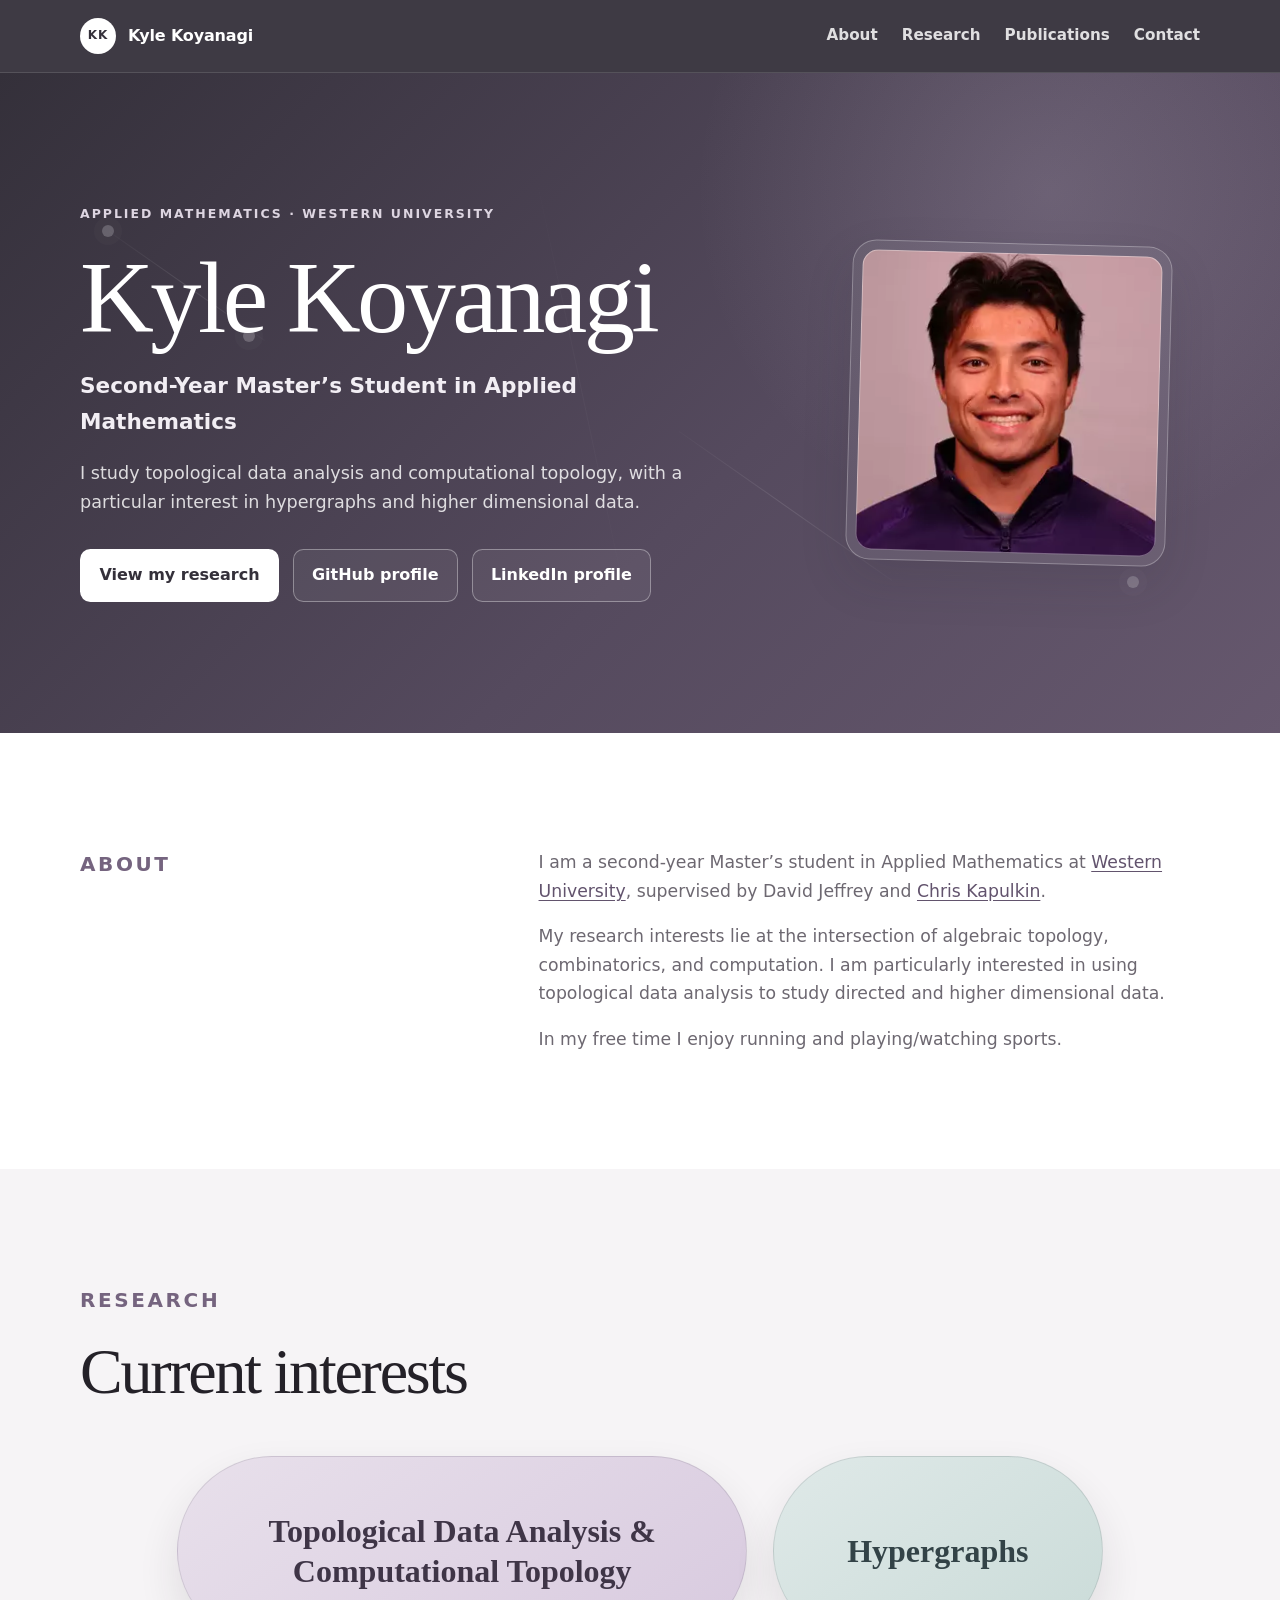
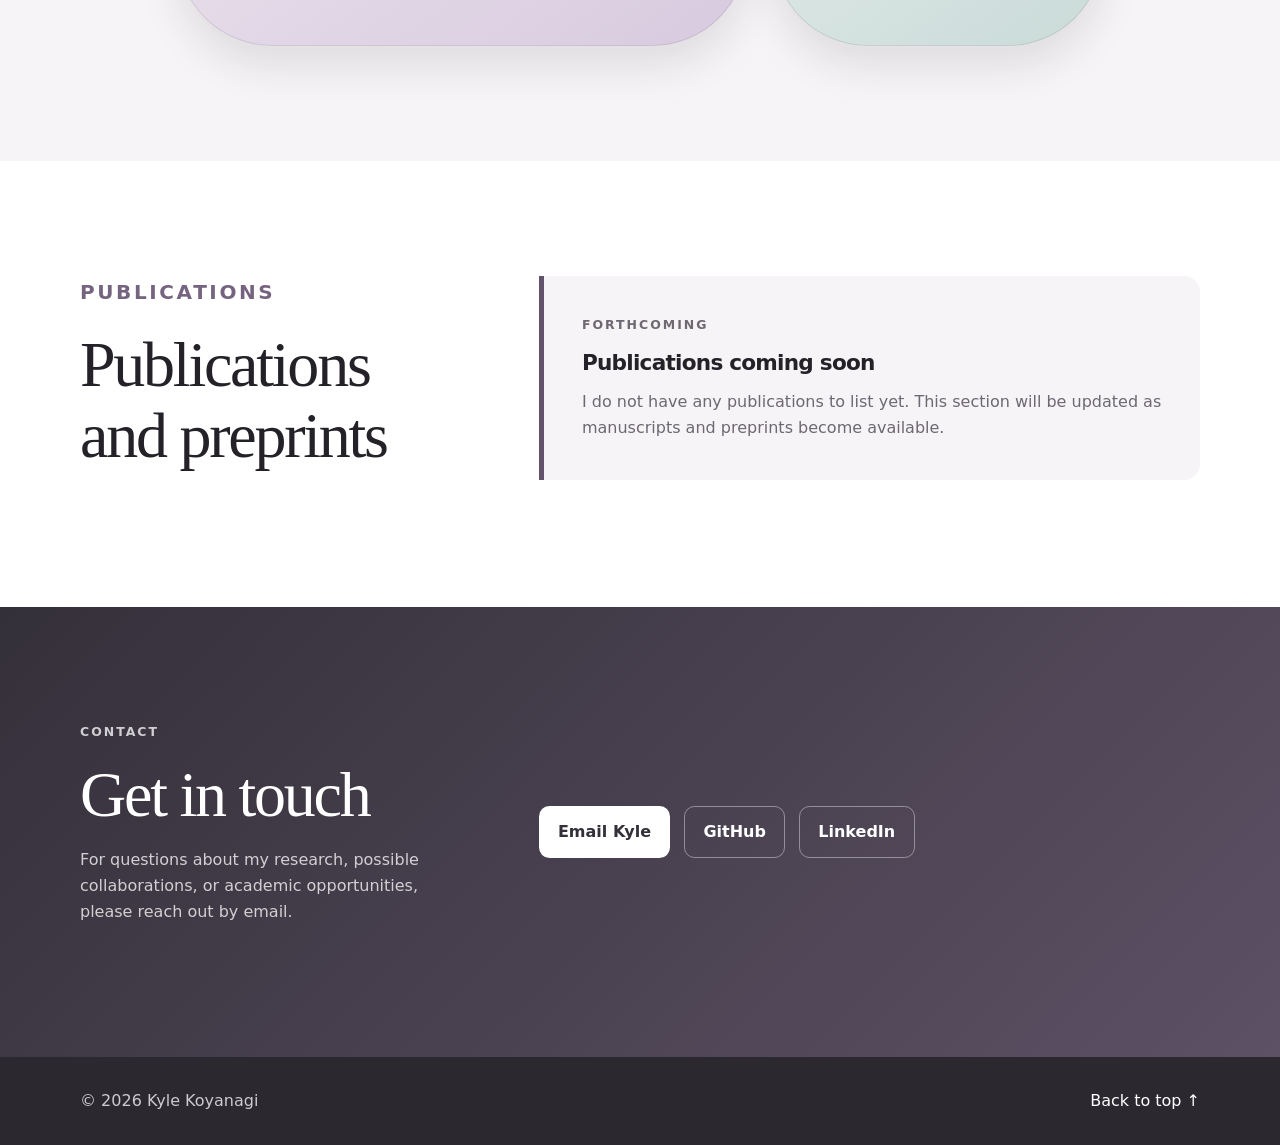
<file: index.html>
<!doctype html>
<html lang="en">
<head>
  <meta name="google-site-verification" content="kuqLXGOn28TENCpTBeFjKZSiu67VgGDwZZEIs5qP-Q0" />
  <meta charset="utf-8">
  <meta name="viewport" content="width=device-width, initial-scale=1">
  <meta name="description" content="Academic website of Kyle Koyanagi, a Master's student in Applied Mathematics at Western University researching topological data analysis and hypergraphs.">
  <meta name="author" content="Kyle Koyanagi">
  <meta name="theme-color" content="#4f2683">

  <meta property="og:title" content="Kyle Koyanagi | Applied Mathematics">
  <meta property="og:description" content="Master's student in Applied Mathematics researching topological data analysis and hypergraphs.">
  <meta property="og:type" content="website">
  <meta property="og:image" content="assets/kyle-koyanagi-headshot.webp">

  <title>Kyle Koyanagi | Applied Mathematics</title>
  <link rel="icon" href="assets/favicon.svg" type="image/svg+xml">
  <link rel="stylesheet" href="styles.css">
  <script src="script.js" defer></script>
  <script type="application/ld+json">
  {
    "@context": "https://schema.org",
    "@type": "Person",
    "name": "Kyle Koyanagi",
    "url": "https://kylekoyanagi.github.io/",
    "affiliation": {
      "@type": "CollegeOrUniversity",
      "name": "Western University"
    },
    "sameAs": [
      "https://github.com/kylekoyanagi",
      "https://www.linkedin.com/in/kylekoyanagi/"
    ]
  }
  </script>
</head>
<body>
  <a class="skip-link" href="#main-content">Skip to main content</a>

  <header class="site-header" id="top">
    <nav class="nav shell" aria-label="Main navigation">
      <a class="brand" href="#top" aria-label="Kyle Koyanagi home">
        <span class="brand-mark" aria-hidden="true">KK</span>
        <span>Kyle Koyanagi</span>
      </a>

      <button class="nav-toggle" type="button" aria-expanded="false" aria-controls="nav-links">
        <span class="sr-only">Toggle navigation</span>
        <span aria-hidden="true"></span>
        <span aria-hidden="true"></span>
        <span aria-hidden="true"></span>
      </button>

      <div class="nav-links" id="nav-links">
        <a href="#about">About</a>
        <a href="#research">Research</a>
        <a href="#publications">Publications</a>
        <a href="#contact">Contact</a>
      </div>
    </nav>
  </header>

  <main id="main-content">
    <section class="hero">
      <div class="hero-pattern" aria-hidden="true">
        <span class="node node-a"></span>
        <span class="node node-b"></span>
        <span class="node node-c"></span>
        <span class="node node-d"></span>
        <span class="edge edge-a"></span>
        <span class="edge edge-b"></span>
        <span class="edge edge-c"></span>
      </div>

      <div class="shell hero-grid">
        <div class="hero-copy">
          <p class="eyebrow">Applied Mathematics · Western University</p>
          <h1>Kyle Koyanagi</h1>
          <p class="hero-title">Second-Year Master’s Student in Applied Mathematics</p>
          <p class="hero-summary">
            I study topological data analysis and computational topology, with a
            particular interest in hypergraphs and higher dimensional data.
          </p>
          <div class="hero-actions">
            <a class="button button-primary" href="#research">View my research</a>
            <a class="button button-secondary" href="https://github.com/kylekoyanagi" target="_blank" rel="me noreferrer">GitHub profile</a>
            <a class="button button-secondary" href="https://www.linkedin.com/in/kylekoyanagi/" target="_blank" rel="me noreferrer">LinkedIn profile</a>
          </div>
        </div>

        <div class="portrait-wrap">
          <div class="portrait-frame">
            <img
              src="assets/kyle-koyanagi-headshot.webp"
              alt="Headshot of Kyle Koyanagi"
              width="300"
              height="345"
            >
          </div>
        </div>
      </div>
    </section>

    <section class="section" id="about">
      <div class="shell content-grid">
        <div>
          <p class="section-label section-label-main">About</p>
        </div>
        <div class="prose">
          <p>
            I am a second-year Master’s student in Applied Mathematics at
            <a href="https://www.uwo.ca/" target="_blank" rel="noreferrer">Western University</a>,
            supervised by David Jeffrey and
            <a href="https://kkapulkin.github.io/" target="_blank" rel="noreferrer">Chris Kapulkin</a>.
          </p>
          <p>
            My research interests lie at the intersection of algebraic topology,
            combinatorics, and computation. I am particularly interested in using
            topological data analysis to study directed and higher dimensional data.
          </p>
          <p>
            In my free time I enjoy running and playing/watching sports. 
          </p>
        </div>
      </div>
    </section>

    <section class="section section-muted" id="research">
      <div class="shell">
        <div class="research-heading">
          <p class="section-label section-label-main">Research</p>
          <h2>Current interests</h2>
        </div>

        <div class="research-bubbles" aria-label="Research interests">
          <div class="research-bubble">Topological Data Analysis &amp; Computational Topology</div>
          <div class="research-bubble">Hypergraphs</div>
        </div>
      </div>
    </section>

    <section class="section" id="publications">
      <div class="shell content-grid">
        <div>
          <p class="section-label section-label-main">Publications</p>
          <h2>Publications and preprints</h2>
        </div>
        <div class="publication-panel">
          <div>
            <p class="publication-kicker">Forthcoming</p>
            <h3>Publications coming soon</h3>
            <p>
              I do not have any publications to list yet. This section will be
              updated as manuscripts and preprints become available.
            </p>
          </div>
        </div>
      </div>
    </section>

    <section class="section contact-section" id="contact">
      <div class="shell contact-grid">
        <div>
          <p class="section-label section-label-light">Contact</p>
          <h2>Get in touch</h2>
          <p>
            For questions about my research, possible collaborations, or academic
            opportunities, please reach out by email.
          </p>
        </div>

        <div class="contact-actions">
          <button class="button button-light" id="email-button" type="button">
            Email Kyle
          </button>
          <a class="button button-outline-light" href="https://github.com/kylekoyanagi" target="_blank" rel="me noreferrer">
            GitHub
          </a>
          <a class="button button-outline-light" href="https://www.linkedin.com/in/kylekoyanagi/" target="_blank" rel="me noreferrer">
            LinkedIn
          </a>
          <noscript>
            <p class="noscript-note">
              JavaScript is required to reveal the email address. You can also contact me through GitHub or LinkedIn.
            </p>
          </noscript>
        </div>
      </div>
    </section>
  </main>

  <footer class="site-footer">
    <div class="shell footer-inner">
      <p>© <span id="year"></span> Kyle Koyanagi</p>
      <a href="#top">Back to top ↑</a>
    </div>
  </footer>
</body>
</html>
</file>
<file: styles.css>
:root {
  --purple-950: #34303a;
  --purple-900: #403848;
  --purple-800: #62536d;
  --purple-700: #75647f;
  --purple-100: #e8e3eb;
  --purple-050: #f6f4f6;
  --ink: #242128;
  --muted: #6d6871;
  --line: #ded9df;
  --white: #ffffff;
  --max-width: 1120px;
  --shadow: 0 20px 48px rgba(42, 36, 47, 0.13);
}

* {
  box-sizing: border-box;
}

html {
  scroll-behavior: smooth;
}

body {
  margin: 0;
  color: var(--ink);
  background: var(--white);
  font-family: Inter, ui-sans-serif, system-ui, -apple-system, BlinkMacSystemFont, "Segoe UI", sans-serif;
  line-height: 1.65;
  -webkit-font-smoothing: antialiased;
}

img {
  display: block;
  max-width: 100%;
}

a {
  color: var(--purple-800);
  text-underline-offset: 0.2em;
}

a:hover {
  color: var(--purple-700);
}

button,
a {
  -webkit-tap-highlight-color: transparent;
}

button:focus-visible,
a:focus-visible {
  outline: 3px solid #cfc4d5;
  outline-offset: 4px;
}

.shell {
  width: min(calc(100% - 2rem), var(--max-width));
  margin-inline: auto;
}

.skip-link {
  position: fixed;
  top: 0.75rem;
  left: 0.75rem;
  z-index: 1000;
  padding: 0.65rem 0.9rem;
  color: var(--white);
  background: var(--purple-950);
  border-radius: 0.5rem;
  transform: translateY(-160%);
}

.skip-link:focus {
  transform: translateY(0);
}

.sr-only {
  position: absolute;
  width: 1px;
  height: 1px;
  padding: 0;
  margin: -1px;
  overflow: hidden;
  clip: rect(0, 0, 0, 0);
  white-space: nowrap;
  border: 0;
}

.site-header {
  position: sticky;
  top: 0;
  z-index: 100;
  color: var(--white);
  background: rgba(52, 48, 58, 0.95);
  border-bottom: 1px solid rgba(255, 255, 255, 0.12);
  backdrop-filter: blur(16px);
}

.nav {
  min-height: 72px;
  display: flex;
  align-items: center;
  justify-content: space-between;
  gap: 2rem;
}

.brand {
  display: inline-flex;
  align-items: center;
  gap: 0.75rem;
  color: var(--white);
  font-weight: 750;
  text-decoration: none;
  letter-spacing: -0.01em;
}

.brand:hover {
  color: var(--white);
}

.brand-mark {
  width: 2.25rem;
  height: 2.25rem;
  display: grid;
  place-items: center;
  color: var(--purple-950);
  background: var(--white);
  border-radius: 50%;
  font-size: 0.75rem;
  letter-spacing: 0.08em;
}

.nav-links {
  display: flex;
  align-items: center;
  gap: 1.5rem;
}

.nav-links a {
  color: rgba(255, 255, 255, 0.84);
  font-size: 0.95rem;
  font-weight: 650;
  text-decoration: none;
}

.nav-links a:hover {
  color: var(--white);
}

.nav-toggle {
  display: none;
  width: 44px;
  height: 44px;
  padding: 0.65rem;
  border: 0;
  border-radius: 0.5rem;
  background: transparent;
}

.nav-toggle span[aria-hidden="true"] {
  display: block;
  height: 2px;
  margin: 5px 0;
  background: var(--white);
  border-radius: 99px;
}

.hero {
  position: relative;
  min-height: 660px;
  display: grid;
  align-items: center;
  overflow: hidden;
  color: var(--white);
  background:
    radial-gradient(circle at 82% 18%, rgba(210, 199, 217, 0.18), transparent 30%),
    linear-gradient(135deg, #34303a 0%, #554a5e 58%, #66586e 100%);
}

.hero-grid {
  position: relative;
  z-index: 2;
  display: grid;
  grid-template-columns: minmax(0, 1.25fr) minmax(280px, 0.75fr);
  align-items: center;
  gap: clamp(3rem, 8vw, 7rem);
  padding-block: 6.5rem;
}

.eyebrow,
.section-label,
.publication-kicker {
  margin: 0 0 1rem;
  color: var(--purple-700);
  font-size: 0.78rem;
  font-weight: 800;
  letter-spacing: 0.16em;
  text-transform: uppercase;
}

.hero .eyebrow {
  color: #ddd5e1;
}

h1,
h2,
h3,
p {
  margin-top: 0;
}

h1,
h2,
h3 {
  line-height: 1.12;
  letter-spacing: -0.035em;
}

h1 {
  max-width: 12ch;
  margin-bottom: 0.8rem;
  font-family: Georgia, "Times New Roman", serif;
  font-size: clamp(3.7rem, 8vw, 6.6rem);
  font-weight: 500;
}

h2 {
  margin-bottom: 1.25rem;
  font-family: Georgia, "Times New Roman", serif;
  font-size: clamp(2.35rem, 5vw, 4rem);
  font-weight: 500;
}

h3 {
  margin-bottom: 0.85rem;
  font-size: 1.35rem;
}

.hero-title {
  margin-bottom: 1.25rem;
  color: #f2eef4;
  font-size: clamp(1.1rem, 2vw, 1.35rem);
  font-weight: 650;
}

.hero-summary {
  max-width: 650px;
  margin-bottom: 2rem;
  color: rgba(255, 255, 255, 0.82);
  font-size: 1.1rem;
}

.hero-actions,
.contact-actions {
  display: flex;
  flex-wrap: wrap;
  gap: 0.85rem;
}

.button {
  min-height: 48px;
  display: inline-flex;
  align-items: center;
  justify-content: center;
  padding: 0.75rem 1.15rem;
  border: 1px solid transparent;
  border-radius: 0.65rem;
  font: inherit;
  font-weight: 750;
  text-decoration: none;
  cursor: pointer;
  transition: transform 160ms ease, background 160ms ease, border-color 160ms ease;
}

.button:hover {
  transform: translateY(-2px);
}

.button-primary {
  color: var(--purple-950);
  background: var(--white);
}

.button-primary:hover {
  color: var(--purple-950);
  background: #f2eff3;
}

.button-secondary {
  color: var(--white);
  background: rgba(255, 255, 255, 0.06);
  border-color: rgba(255, 255, 255, 0.35);
}

.button-secondary:hover {
  color: var(--white);
  background: rgba(255, 255, 255, 0.11);
}

.portrait-wrap {
  position: relative;
  justify-self: center;
}

.portrait-frame {
  position: relative;
  width: min(320px, 70vw);
  aspect-ratio: 1 / 1;
  padding: 0.55rem;
  background: rgba(255, 255, 255, 0.07);
  border: 1px solid rgba(255, 255, 255, 0.28);
  border-radius: 1.5rem;
  box-shadow: var(--shadow);
  transform: rotate(1.5deg);
}

.portrait-frame::after {
  content: "";
  position: absolute;
  inset: 0.55rem;
  border: 1px solid rgba(255, 255, 255, 0.35);
  border-radius: 1rem;
  pointer-events: none;
}

.portrait-frame img {
  width: 100%;
  height: 100%;
  object-fit: cover;
  object-position: center 32%;
  border-radius: 1rem;
}

.hero-pattern {
  position: absolute;
  inset: 0;
  opacity: 0.38;
  pointer-events: none;
}

.node,
.edge {
  position: absolute;
  display: block;
}

.node {
  width: 12px;
  height: 12px;
  background: rgba(255, 255, 255, 0.58);
  border-radius: 50%;
  box-shadow: 0 0 0 8px rgba(255, 255, 255, 0.05);
}

.node-a { left: 8%; top: 23%; }
.node-b { left: 19%; top: 39%; }
.node-c { right: 11%; bottom: 22%; }
.node-d { right: 23%; bottom: 37%; }

.edge {
  height: 1px;
  background: linear-gradient(90deg, rgba(255,255,255,.05), rgba(255,255,255,.28), rgba(255,255,255,.05));
  transform-origin: left center;
}

.edge-a { width: 190px; left: 8.5%; top: 24%; transform: rotate(35deg); }
.edge-b { width: 260px; right: 10%; bottom: 23%; transform: rotate(-145deg); }
.edge-c { width: 420px; left: 42%; top: 17%; transform: rotate(78deg); opacity: 0.3; }

.section {
  padding-block: clamp(5rem, 9vw, 8rem);
}

.section-muted {
  background: var(--purple-050);
}

.section-label-main {
  margin-bottom: 1.2rem;
  font-size: clamp(1.05rem, 2vw, 1.25rem);
  letter-spacing: 0.13em;
}

.research-heading {
  text-align: left;
}

.research-bubbles {
  display: flex;
  flex-wrap: wrap;
  justify-content: center;
  align-items: center;
  gap: 1.6rem;
  margin: 3rem auto 0;
  max-width: 980px;
}

.research-bubble {
  display: flex;
  align-items: center;
  justify-content: center;
  min-height: 190px;
  padding: 2rem 2.4rem;
  border: 1px solid rgba(52, 48, 58, 0.12);
  border-radius: 999px;
  box-shadow: 0 20px 42px rgba(43, 38, 47, 0.11);
  font-family: Georgia, "Times New Roman", serif;
  font-size: clamp(1.5rem, 3vw, 2rem);
  font-weight: 600;
  line-height: 1.25;
  text-align: center;
}

.research-bubble:first-child {
  width: min(100%, 570px);
  color: #3f3547;
  background: linear-gradient(145deg, #e8e0eb 0%, #d8cadf 100%);
}

.research-bubble:last-child {
  width: min(100%, 330px);
  color: #334347;
  background: linear-gradient(145deg, #dfe9e8 0%, #cadbd8 100%);
}

.content-grid,
.contact-grid {
  display: grid;
  grid-template-columns: minmax(240px, 0.7fr) minmax(0, 1.3fr);
  gap: clamp(2rem, 8vw, 7rem);
  align-items: start;
}

.prose {
  max-width: 740px;
  color: var(--muted);
  font-size: 1.08rem;
}

.prose p:last-child,
.publication-panel p:last-child {
  margin-bottom: 0;
}

.section-heading {
  display: grid;
  grid-template-columns: 1fr minmax(280px, 0.8fr);
  gap: 3rem;
  align-items: end;
  margin-bottom: 3rem;
}

.section-heading > p {
  color: var(--muted);
}

.card-grid {
  display: grid;
  grid-template-columns: repeat(3, 1fr);
  gap: 1.25rem;
}

.research-card {
  min-height: 290px;
  padding: 1.6rem;
  background: var(--white);
  border: 1px solid var(--line);
  border-radius: 1rem;
  box-shadow: 0 10px 24px rgba(43, 38, 47, 0.05);
}

.research-card p {
  color: var(--muted);
}

.card-number {
  margin-bottom: 3rem;
  color: var(--purple-700);
  font-family: Georgia, "Times New Roman", serif;
  font-size: 1.4rem;
}

.publication-panel {
  display: grid;
  gap: 2rem;
  padding: clamp(1.6rem, 4vw, 2.4rem);
  background: var(--purple-050);
  border-left: 5px solid var(--purple-800);
  border-radius: 0 1rem 1rem 0;
}

.publication-panel p {
  color: var(--muted);
}

.text-link {
  width: fit-content;
  font-weight: 750;
  text-decoration: none;
  border-bottom: 2px solid var(--purple-100);
}

.contact-section {
  color: var(--white);
  background: linear-gradient(135deg, #34303a, #5d5165);
}

.contact-section h2 {
  margin-bottom: 1rem;
}

.contact-section p {
  max-width: 620px;
  color: rgba(255, 255, 255, 0.76);
}

.section-label-light {
  color: #ddd5e1;
}

.contact-actions {
  align-self: center;
  justify-content: flex-start;
}

.button-light {
  color: var(--purple-950);
  background: var(--white);
}

.button-light:hover {
  color: var(--purple-950);
  background: #f2eff3;
}

.button-outline-light {
  color: var(--white);
  background: transparent;
  border-color: rgba(255, 255, 255, 0.4);
}

.button-outline-light:hover {
  color: var(--white);
  background: rgba(255, 255, 255, 0.07);
}

.noscript-note {
  width: 100%;
  margin: 0.6rem 0 0;
  font-size: 0.88rem;
}

.site-footer {
  color: rgba(255, 255, 255, 0.76);
  background: #2b2830;
}

.footer-inner {
  min-height: 88px;
  display: flex;
  align-items: center;
  justify-content: space-between;
  gap: 1rem;
}

.footer-inner p {
  margin: 0;
}

.footer-inner a {
  color: var(--white);
  text-decoration: none;
}

@media (max-width: 820px) {
  .nav-toggle {
    display: block;
  }

  .nav-links {
    position: absolute;
    top: 72px;
    left: 0;
    right: 0;
    display: none;
    flex-direction: column;
    align-items: stretch;
    gap: 0;
    padding: 0.75rem 1rem 1rem;
    background: rgba(52, 48, 58, 0.99);
    border-bottom: 1px solid rgba(255, 255, 255, 0.12);
  }

  .nav-links.is-open {
    display: flex;
  }

  .nav-links a {
    padding: 0.85rem 0.5rem;
  }

  .hero-grid,
  .content-grid,
  .contact-grid,
  .section-heading {
    grid-template-columns: 1fr;
  }

  .hero-grid {
    padding-block: 4.5rem 5.5rem;
  }

  .portrait-wrap {
    justify-self: start;
    margin-top: 1rem;
  }

  .portrait-frame {
    width: min(300px, 78vw);
  }

  .card-grid {
    grid-template-columns: 1fr;
  }

  .research-bubbles {
    flex-direction: column;
    gap: 1rem;
  }

  .research-bubble,
  .research-bubble:first-child,
  .research-bubble:last-child {
    width: min(100%, 600px);
    min-height: 160px;
  }

  .research-card {
    min-height: auto;
  }

  .card-number {
    margin-bottom: 1.75rem;
  }
}

@media (max-width: 520px) {
  .shell {
    width: min(calc(100% - 1.25rem), var(--max-width));
  }

  h1 {
    font-size: clamp(3.2rem, 17vw, 4.6rem);
  }

  .hero-actions,
  .contact-actions {
    display: grid;
    grid-template-columns: 1fr;
  }

  .button {
    width: 100%;
  }

  .footer-inner {
    align-items: flex-start;
    flex-direction: column;
    justify-content: center;
    padding-block: 1.25rem;
  }
}

@media (prefers-reduced-motion: reduce) {
  html {
    scroll-behavior: auto;
  }

  *,
  *::before,
  *::after {
    transition-duration: 0.01ms !important;
    animation-duration: 0.01ms !important;
    animation-iteration-count: 1 !important;
  }
}
</file>
